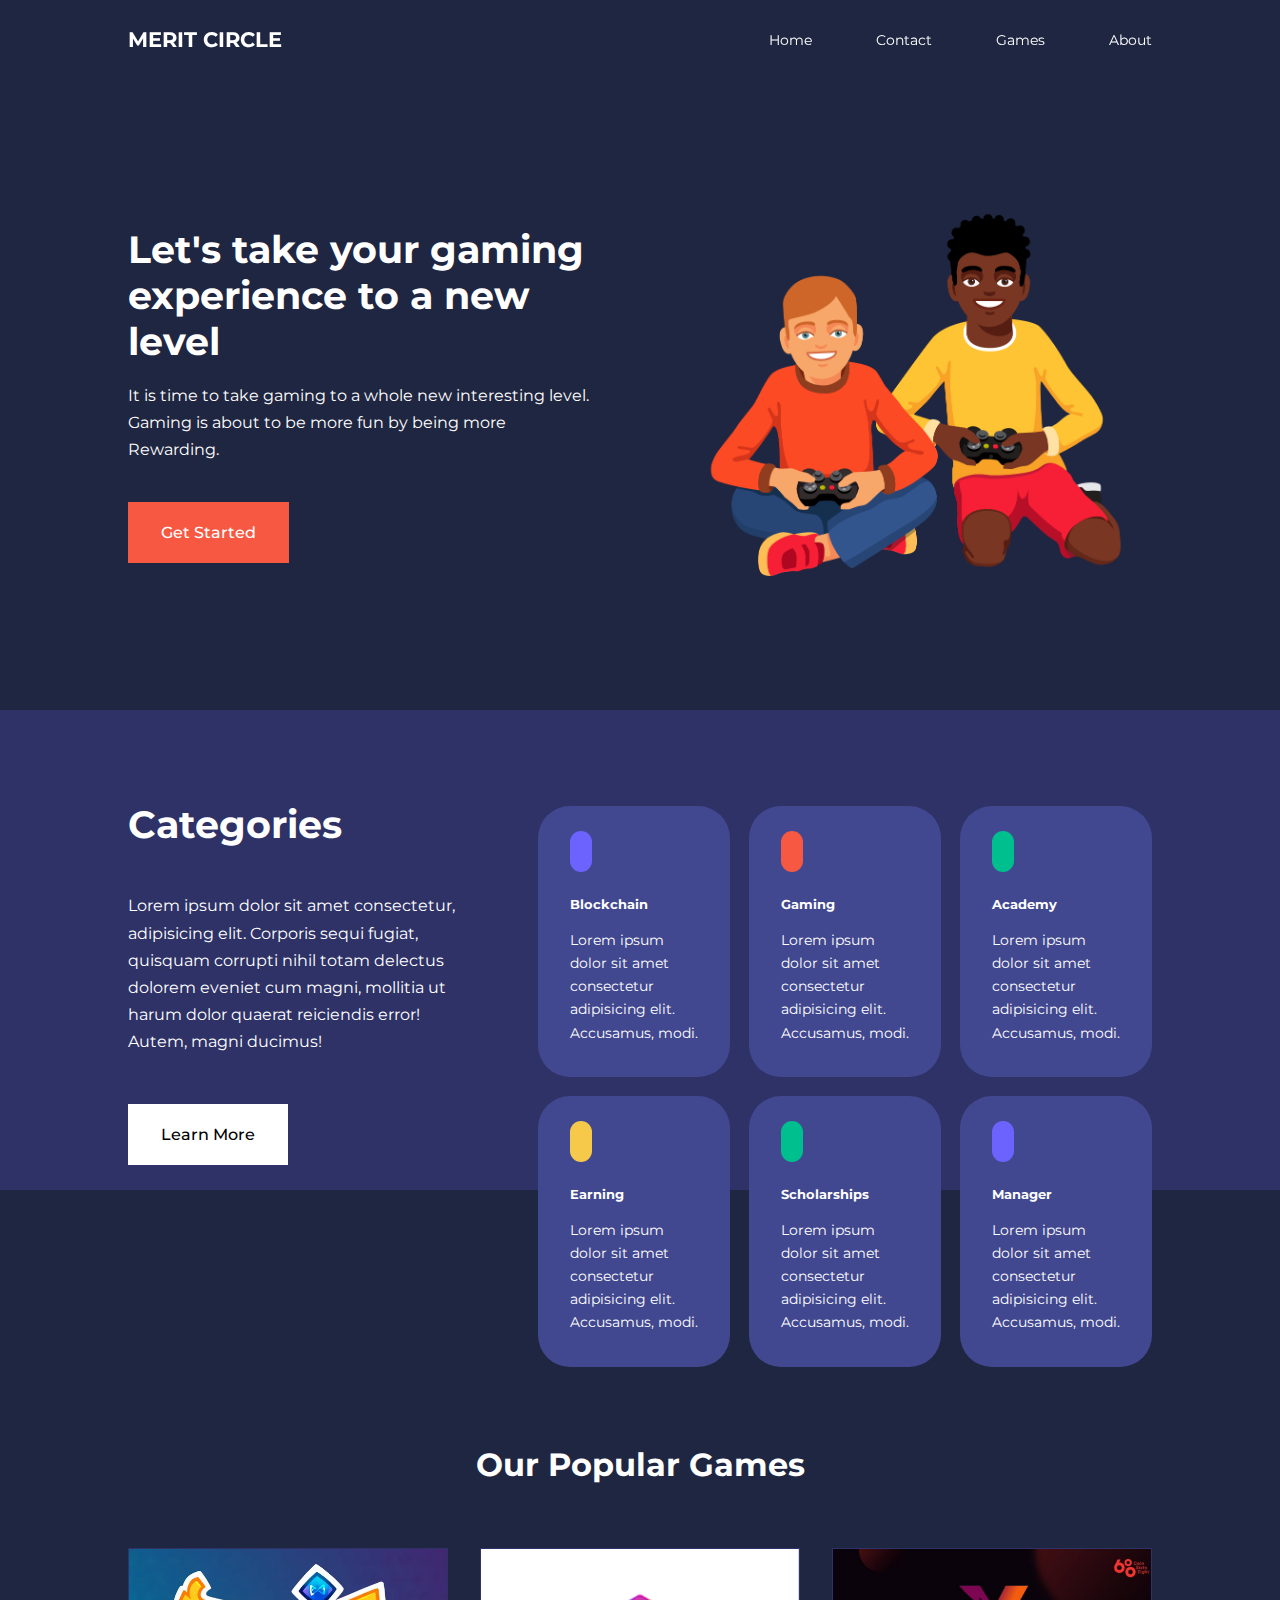
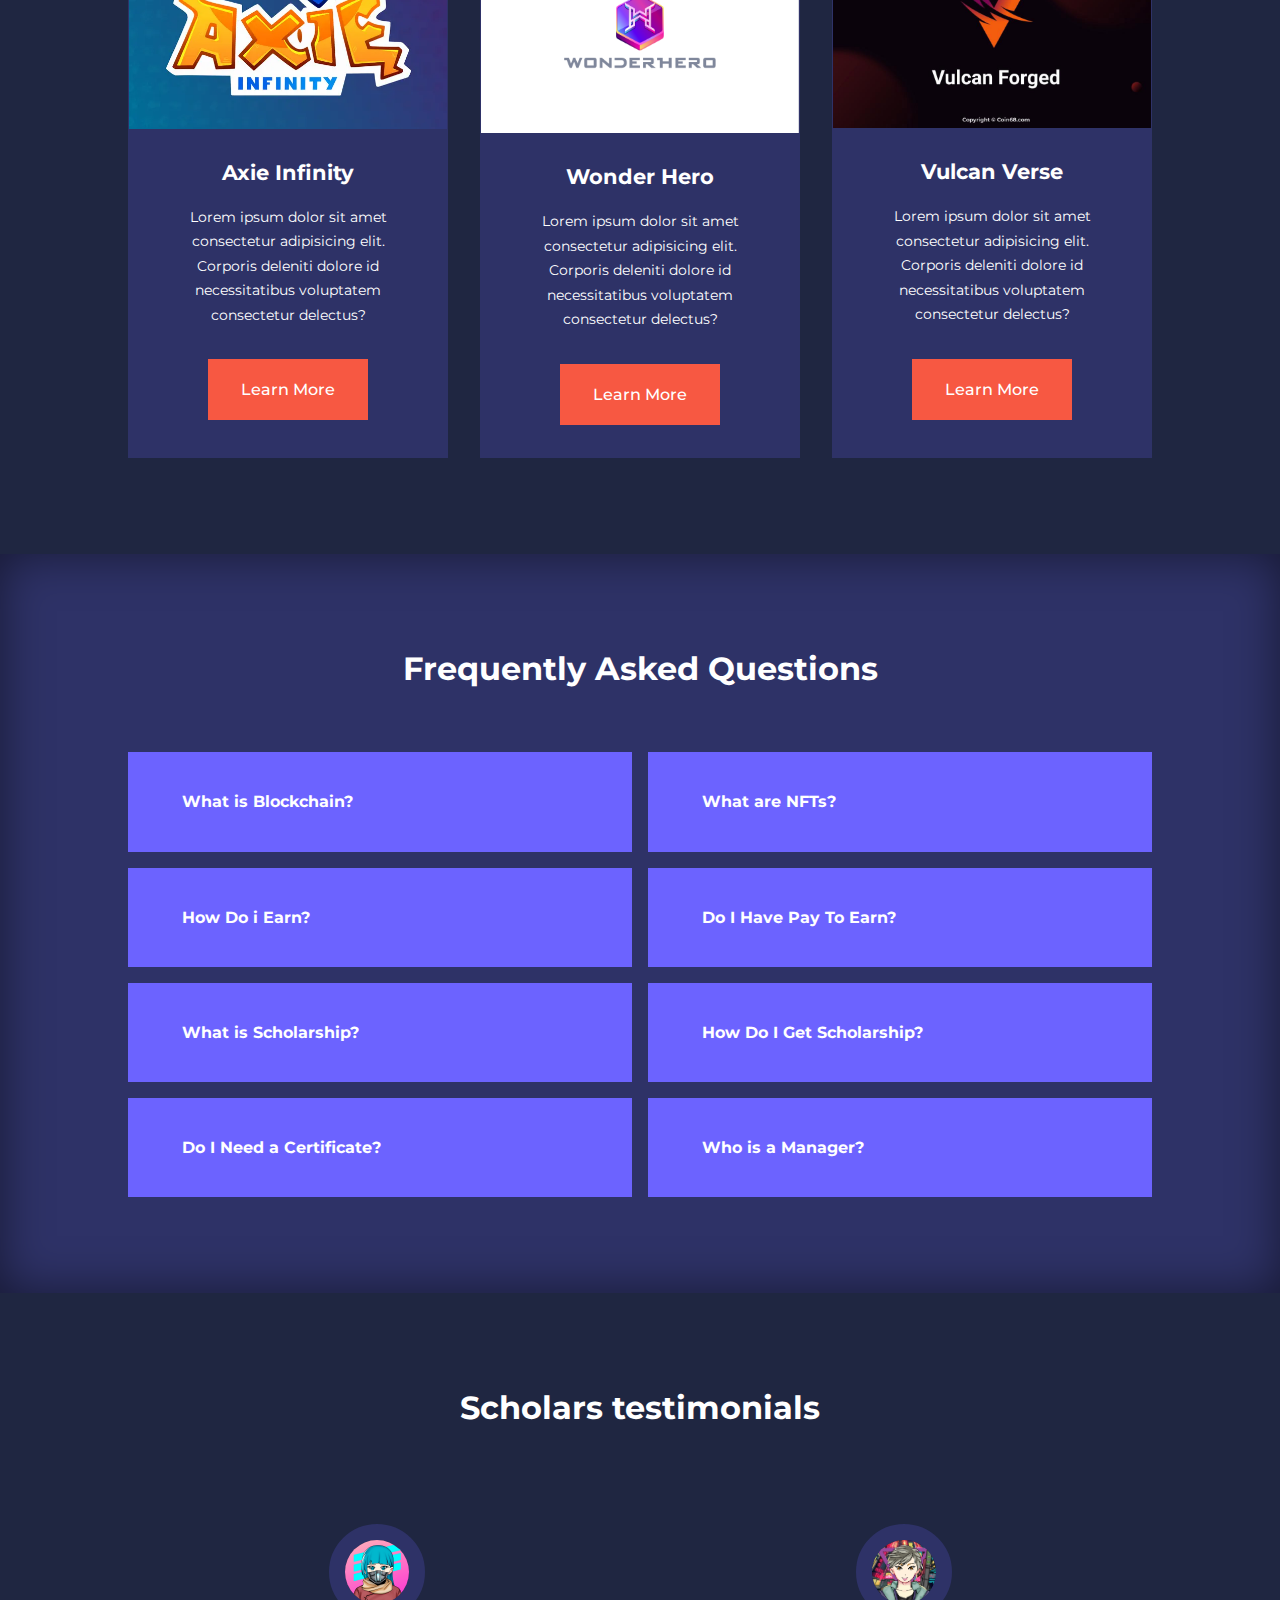
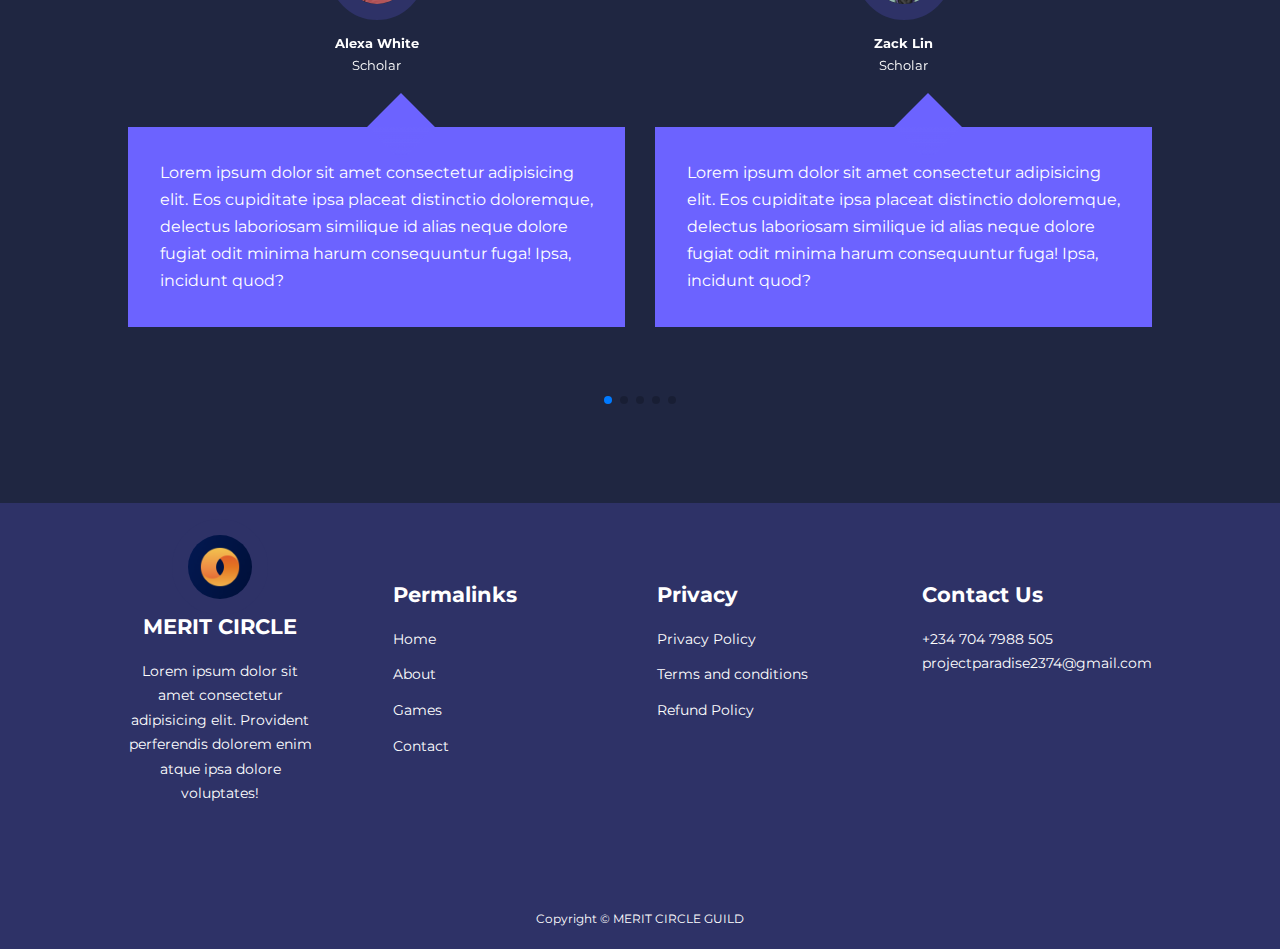
<file: index.html>
<!DOCTYPE html>
<html lang="en">
<head>
    <meta charset="UTF-8">
    <meta http-equiv="X-UA-Compatible" content="IE=edge">
    <meta name="viewport" content="width=device-width, initial-scale=1">
    <title>super guuid responsive site</title>

    <!-- ICONSCOUT CDN -->
    <link rel="stylesheet" href="https://unicons.iconscout.com/release/v4.0.0/css/line.css">
    
    <!-- Google font Montserrat -->
    
    <link rel="preconnect" href="https://fonts.googleapis.com">
    <link rel="preconnect" href="https://fonts.gstatic.com" crossorigin>
    <link href="https://fonts.googleapis.com/css2?family=Montserrat:ital,wght@0,300;0,400;0,500;0,600;0,900;1,600;1,700&display=swap" rel="stylesheet">

    <!-- SWIPPERJS -->

    <link rel="stylesheet" href="https://cdn.jsdelivr.net/npm/swiper@8/swiper-bundle.min.css"/>



    <link rel="stylesheet" href="./css/style.css">
</head>
<body>
    <nav>
        <div class="container nav__container">
            <a href="index.html"><h4>MERIT CIRCLE</h4></a>
            <ul class="nav__menu">
                <li><a href="index.html">Home</a></li>
                <li><a href="contact.html">Contact</a></li>
                <li><a href="games.html">Games</a></li>
                <li><a href="about.html">About</a></li> 
            </ul>
            <button id="open-menu-btn"><i class="uil uil-list-ul"></i></button>
            <button id="close-menu-btn"><i class="uil uil-multiply"></i></i></button>
        </div>
    </nav>
    <!-- END OF NAVBAR  -->

    <header>
        <div class="container header__container">
            <div class="header__left">
                <h1>Let's take your gaming experience to a new level</h1>
                <p>
                    It is time to take gaming to a whole new interesting level.
                    Gaming is about to be more fun by being more Rewarding.
                </p>
                <a href="games.html" class="btn btn-primary">Get Started</a>
            </div>
            <div class="header__right-image">
                <img src="./Images/game.png">
            </div>
        </div>
    </header>
    <!-- END OF HEADER  -->

    <section class="categories">
        <div class="container categories__container">
            <div class="categories__left">
                <h1>Categories</h1>
                <p>
                    Lorem ipsum dolor sit amet consectetur, adipisicing elit. Corporis sequi fugiat, quisquam corrupti nihil totam delectus dolorem eveniet cum magni, mollitia ut harum dolor quaerat reiciendis error! Autem, magni ducimus!
                </p>
                <a href="#" class="btn">Learn More</a>
            </div>

            <div class="categories__right">
                <article class="category">
                    <span class="category__icon"><i class="uil uil-bitcoin-circle"></i></span>
                    <h5>Blockchain</h5>
                    <p>Lorem ipsum dolor sit amet consectetur adipisicing elit. Accusamus, modi.</p>
                </article>

                <article class="category">
                    <span class="category__icon"><i class="uil uil-volleyball"></i></span>
                    <h5>Gaming</h5>
                    <p>Lorem ipsum dolor sit amet consectetur adipisicing elit. Accusamus, modi.</p>
                </article>

                <article class="category">
                    <span class="category__icon"><i class="uil uil-music"></i></span>
                    <h5>Academy</h5>
                    <p>Lorem ipsum dolor sit amet consectetur adipisicing elit. Accusamus, modi.</p>
                </article>

                <article class="category">
                    <span class="category__icon"><i class="uil uil-usd-circle"></i></span>
                    <h5>Earning</h5>
                    <p>Lorem ipsum dolor sit amet consectetur adipisicing elit. Accusamus, modi.</p>
                </article>

                <article class="category">
                    <span class="category__icon"><i class="uil uil-puzzle-piece"></i></span>
                    <h5>Scholarships</h5>
                    <p>Lorem ipsum dolor sit amet consectetur adipisicing elit. Accusamus, modi.</p>
                </article>

                <article class="category">
                    <span class="category__icon"><i class="uil uil-headphones"></i></span>
                    <h5>Manager</h5>
                    <p>Lorem ipsum dolor sit amet consectetur adipisicing elit. Accusamus, modi.</p>
                </article>
            </div>
        </div>
    </section>
    <!-- END OF CATEGORIES  -->

    <section class="games">
        <h2>Our Popular Games</h2>
        <div class="container games__container">
            <article class="game">
                <div class="games__img">
                    <img src="./Images/game1.webp">
                </div>
               <div class="games__info">
                <h4>Axie Infinity</h4>
                <p>Lorem ipsum dolor sit amet consectetur adipisicing elit. Corporis deleniti dolore id necessitatibus voluptatem consectetur delectus?</p>
                <a href="games.html" class="btn btn-primary">Learn More</a>
               </div>
            </article>

            <article class="game">
                <div class="games__img">
                    <img src="./Images/game2.png">
                </div>
               <div class="games__info">
                <h4>Wonder Hero</h4>
                <p>Lorem ipsum dolor sit amet consectetur adipisicing elit. Corporis deleniti dolore id necessitatibus voluptatem consectetur delectus?</p>
                <a href="games.html" class="btn btn-primary">Learn More</a>
               </div>
            </article>

            <article class="game">
                <div class="games__img">
                    <img src="./Images/game3.jpg">
                </div>
                <div class="games__info">
                <h4>Vulcan Verse</h4>
                <p>Lorem ipsum dolor sit amet consectetur adipisicing elit. Corporis deleniti dolore id necessitatibus voluptatem consectetur delectus?</p>
                <a href="games.html" class="btn btn-primary">Learn More</a>
                </div>
            </article>
        </div>
    </section>

    <!-- END OF GAMES  -->


    <section class="faqs">
        <h2>Frequently Asked Questions</h2>
        <div class="container faqs__container">
            <article class="faq">
                <div class="faq__icon"><i class="uil uil-plus"></i></div>
                <div class="quuestion__answer">
                    <h4>What is Blockchain?</h4>
                    <p>Lorem ipsum dolor sit amet consectetur adipisicing elit. Modi amet maiores, laborum unde deserunt repellendus optio voluptatibus veritatis obcaecati ipsam?</p>
                </div>
            </article>

            <article class="faq">
                <div class="faq__icon"><i class="uil uil-plus"></i></div>
                <div class="quuestion__answer">
                    <h4>What are NFTs?</h4>
                    <p>Lorem ipsum dolor sit amet consectetur adipisicing elit. Modi amet maiores, laborum unde deserunt repellendus optio voluptatibus veritatis obcaecati ipsam?</p>
                </div>
            </article>

            <article class="faq">
                <div class="faq__icon"><i class="uil uil-plus"></i></div>
                <div class="quuestion__answer">
                    <h4>How Do i Earn?</h4>
                    <p>Lorem ipsum dolor sit amet consectetur adipisicing elit. Modi amet maiores, laborum unde deserunt repellendus optio voluptatibus veritatis obcaecati ipsam?</p>
                </div>
            </article>

            <article class="faq">
                <div class="faq__icon"><i class="uil uil-plus"></i></div>
                <div class="quuestion__answer">
                    <h4>Do I Have Pay To Earn?</h4>
                    <p>Lorem ipsum dolor sit amet consectetur adipisicing elit. Modi amet maiores, laborum unde deserunt repellendus optio voluptatibus veritatis obcaecati ipsam?</p>
                </div>
            </article>

            <article class="faq">
                <div class="faq__icon"><i class="uil uil-plus"></i></div>
                <div class="quuestion__answer">
                    <h4>What is Scholarship?</h4>
                    <p>Lorem ipsum dolor sit amet consectetur adipisicing elit. Modi amet maiores, laborum unde deserunt repellendus optio voluptatibus veritatis obcaecati ipsam?</p>
                </div>
            </article>

            <article class="faq">
                <div class="faq__icon"><i class="uil uil-plus"></i></div>
                <div class="quuestion__answer">
                    <h4>How Do I Get Scholarship?</h4>
                    <p>Lorem ipsum dolor sit amet consectetur adipisicing elit. Modi amet maiores, laborum unde deserunt repellendus optio voluptatibus veritatis obcaecati ipsam?</p>
                </div>
            </article>

            <article class="faq">
                <div class="faq__icon"><i class="uil uil-plus"></i></div>
                <div class="quuestion__answer">
                    <h4>Do I Need a Certificate?</h4>
                    <p>Lorem ipsum dolor sit amet consectetur adipisicing elit. Modi amet maiores, laborum unde deserunt repellendus optio voluptatibus veritatis obcaecati ipsam?</p>
                </div>
            </article>

            <article class="faq">
                <div class="faq__icon"><i class="uil uil-plus"></i></div>
                <div class="quuestion__answer">
                    <h4>Who is a Manager?</h4>
                    <p>Lorem ipsum dolor sit amet consectetur adipisicing elit. Modi amet maiores, laborum unde deserunt repellendus optio voluptatibus veritatis obcaecati ipsam?</p>
                </div>
            </article>
        </div>
    </section>


    <section class="container testimonial__container mySwiper">
        <h2>Scholars testimonials</h2>
        <div class="swiper-wrapper">
            <article class="testimonial swiper-slide">
                <div class="avatar">
                    <img src="./Images/test (1).png">
                </div>
                <div class="testimonial__info">
                    <h5>Alexa White</h5>
                    <small>Scholar</small>
                </div>
                <div class="testimonial__body">
                    <p>Lorem ipsum dolor sit amet consectetur adipisicing elit. Eos cupiditate ipsa placeat distinctio doloremque, delectus laboriosam similique id alias neque dolore fugiat odit minima harum consequuntur fuga! Ipsa, incidunt quod?</p>
                </div>
            </article>

            <article class="testimonial swiper-slide">
                <div class="avatar">
                    <img src="./Images/test (2).png">
                </div>
                <div class="testimonial__info">
                    <h5>Zack Lin</h5>
                    <small>Scholar</small>
                </div>
                <div class="testimonial__body">
                    <p>Lorem ipsum dolor sit amet consectetur adipisicing elit. Eos cupiditate ipsa placeat distinctio doloremque, delectus laboriosam similique id alias neque dolore fugiat odit minima harum consequuntur fuga! Ipsa, incidunt quod?</p>
                </div>
            </article>

            <article class="testimonial swiper-slide">
                <div class="avatar">
                    <img src="./Images/test (3).png">
                </div>
                <div class="testimonial__info">
                    <h5>Tia Black</h5>
                    <small>Scholar</small>
                </div>
                <div class="testimonial__body">
                    <p>Lorem ipsum dolor sit amet consectetur adipisicing elit. Eos cupiditate ipsa placeat distinctio doloremque, delectus laboriosam similique id alias neque dolore fugiat odit minima harum consequuntur fuga! Ipsa, incidunt quod?</p>
                </div>
            </article>

            <article class="testimonial swiper-slide">
                <div class="avatar">
                    <img src="./Images/test (4).png">
                </div>
                <div class="testimonial__info">
                    <h5>Alexa White</h5>
                    <small>Scholar</small>
                </div>
                <div class="testimonial__body">
                    <p>Lorem ipsum dolor sit amet consectetur adipisicing elit. Eos cupiditate ipsa placeat distinctio doloremque, delectus laboriosam similique id alias neque dolore fugiat odit minima harum consequuntur fuga! Ipsa, incidunt quod?</p>
                </div>
            </article>

            <article class="testimonial swiper-slide">
                <div class="avatar">
                    <img src="./Images/test (5).png">
                </div>
                <div class="testimonial__info">
                    <h5>Alexa White</h5>
                    <small>Scholar</small>
                </div>
                <div class="testimonial__body">
                    <p>Lorem ipsum dolor sit amet consectetur adipisicing elit. Eos cupiditate ipsa placeat distinctio doloremque, delectus laboriosam similique id alias neque dolore fugiat odit minima harum consequuntur fuga! Ipsa, incidunt quod?</p>
                </div>
            </article>

            <article class="testimonial swiper-slide">
                <div class="avatar">
                    <img src="./Images/test (6).png">
                </div>
                <div class="testimonial__info">
                    <h5>Terry Thompson</h5>
                    <small>Manager</small>
                </div>
                <div class="testimonial__body">
                    <p>Lorem ipsum dolor sit amet consectetur adipisicing elit. Eos cupiditate ipsa placeat distinctio doloremque, delectus laboriosam similique id alias neque dolore fugiat odit minima harum consequuntur fuga! Ipsa, incidunt quod?</p>
                </div>
            </article>

        </div>
        <div class="swiper-pagination"></div>
    </section>

    <footer>
        <div class="container footer__container">
            <div class="footer__1">
                <a href="index.html" class="footer__logo"><img src="./Images/logo1.png"></a>
                <h4>MERIT CIRCLE</h4>
                <p>Lorem ipsum dolor sit amet consectetur adipisicing elit. Provident perferendis dolorem enim atque ipsa dolore voluptates!</p>
            </div>

            <div class="footer__2">
                <h4>Permalinks</h4>
                <ul class="permalinks">
                    <li><a href="index.html">Home</a></li>
                    <li><a href="about.html">About</a></li>
                    <li><a href="games.html">Games</a></li>
                    <li><a href="contact.html">Contact</a></li>
                </ul>
            </div>
            
            <div class="footer__3">
                <h4>Privacy</h4>
                <ul class="privacy">
                    <li><a href="#">Privacy Policy</a></li>
                    <li><a href="#">Terms and conditions</a></li>
                    <li><a href="#">Refund Policy</a></li>
                </ul>
            </div>

            <div class="footer__4">
                <h4>Contact Us</h4>
                <div>
                    <p>+234 704 7988 505</p>
                    <p>projectparadise2374@gmail.com</p>
                </div>

                <ul class="footer__socials">
                    <li><a href="https://www.facebook.com/adeboye.rejoice"><i class="uil uil-facebook-f"></i></a></li>
                    <li><a href="https://www.instagram.com/nft_monschant/"><i class="uil uil-instagram-alt"></i></a></li>
                    <li><a href="https://twitter.com/RejoiceAdeboye"><i class="uil uil-twitter"></i></a></li>
                    <li><a href="www.linkedin.com/in/rejoice-adeboye-272902189"><i class="uil uil-linkedin-alt"></i></a></li>
                </ul>
            </div>

        </div>
        <div class="footer__copyright">
            <small>Copyright &copy; MERIT CIRCLE GUILD</small>
        </div>
    </footer>



    <script src="./js/main.js"></script>

    <script src="https://cdn.jsdelivr.net/npm/swiper@8/swiper-bundle.min.js"></script>    


    <script>
        var swiper = new Swiper(".mySwiper", {
        slidesPerView: "1",
        spaceBetween: 30,
        pagination: {
          el: ".swiper-pagination",
          clickable: true,
        },
        // when window width is >= 600px
        breakpoints: {
            600: {
                slidesPerView: 2
            }
        }
      });
    </script>
    
    
     


</body>
</html>
</file>
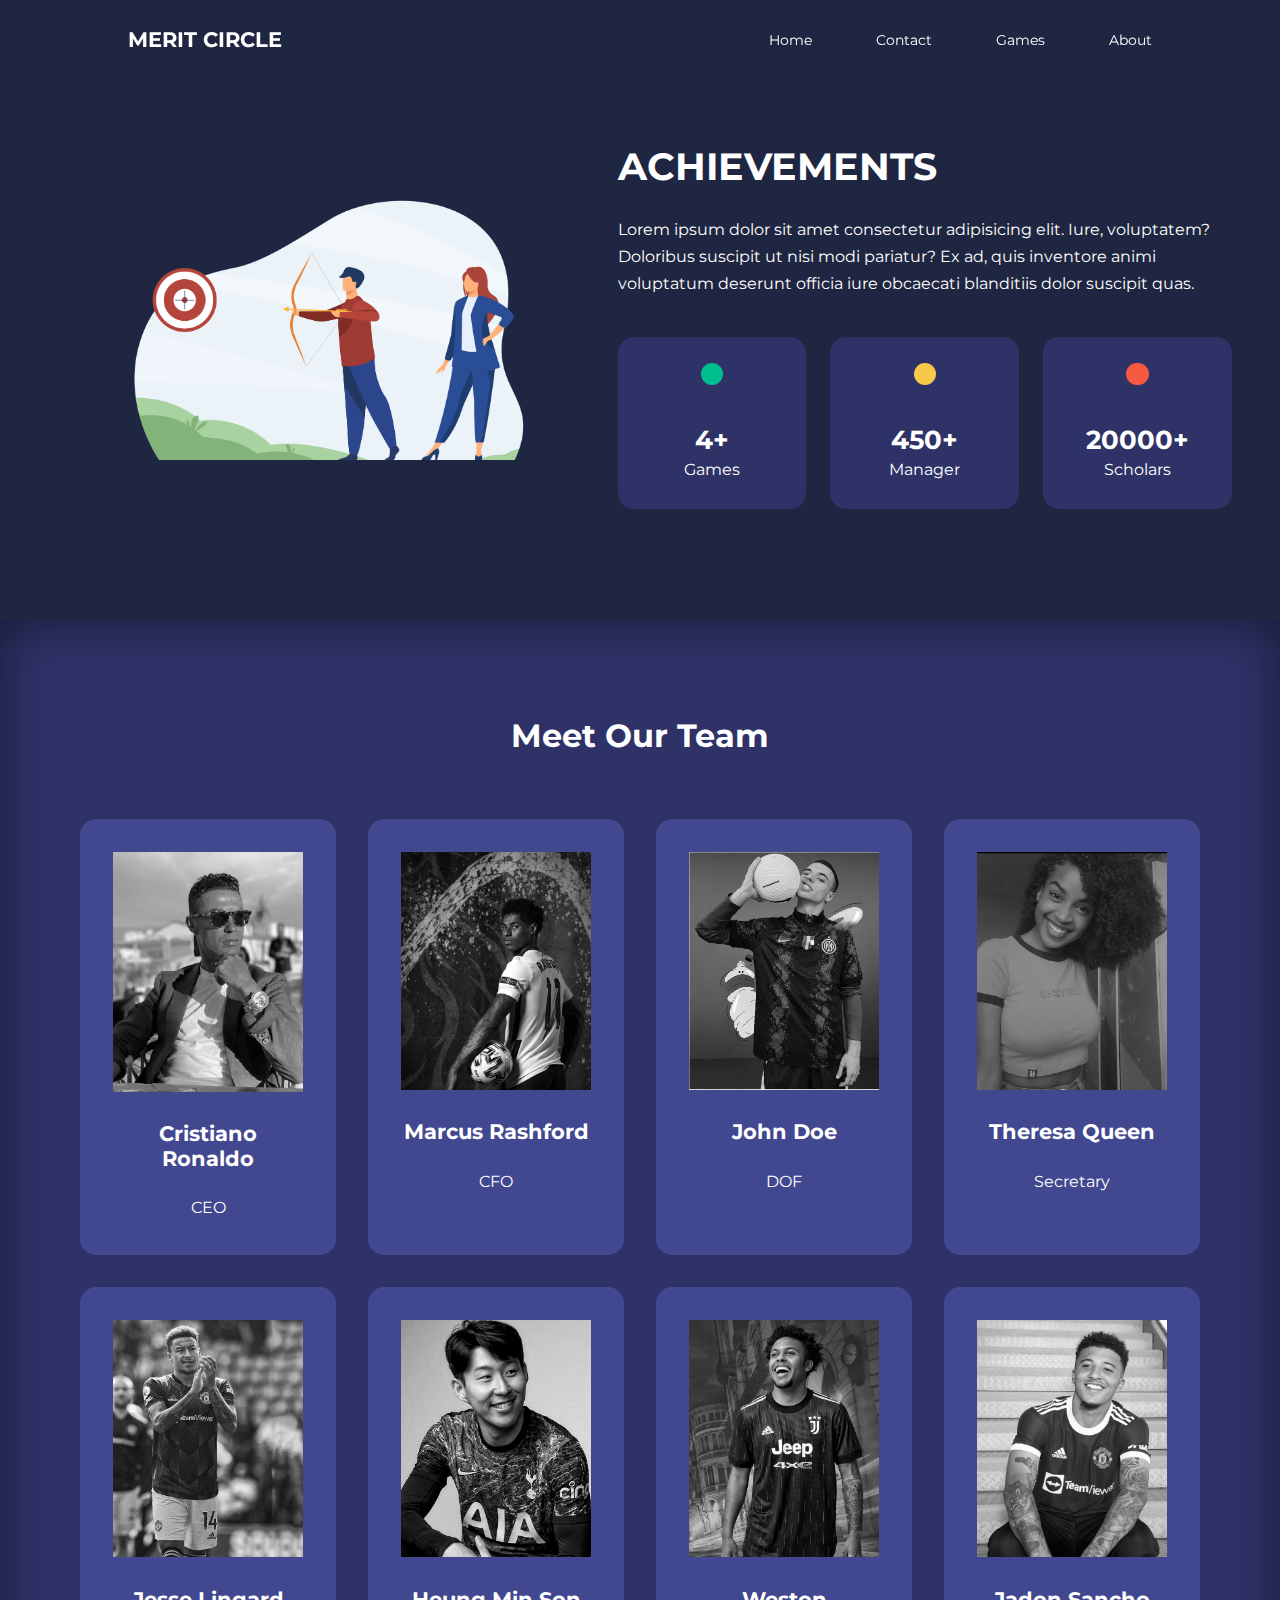
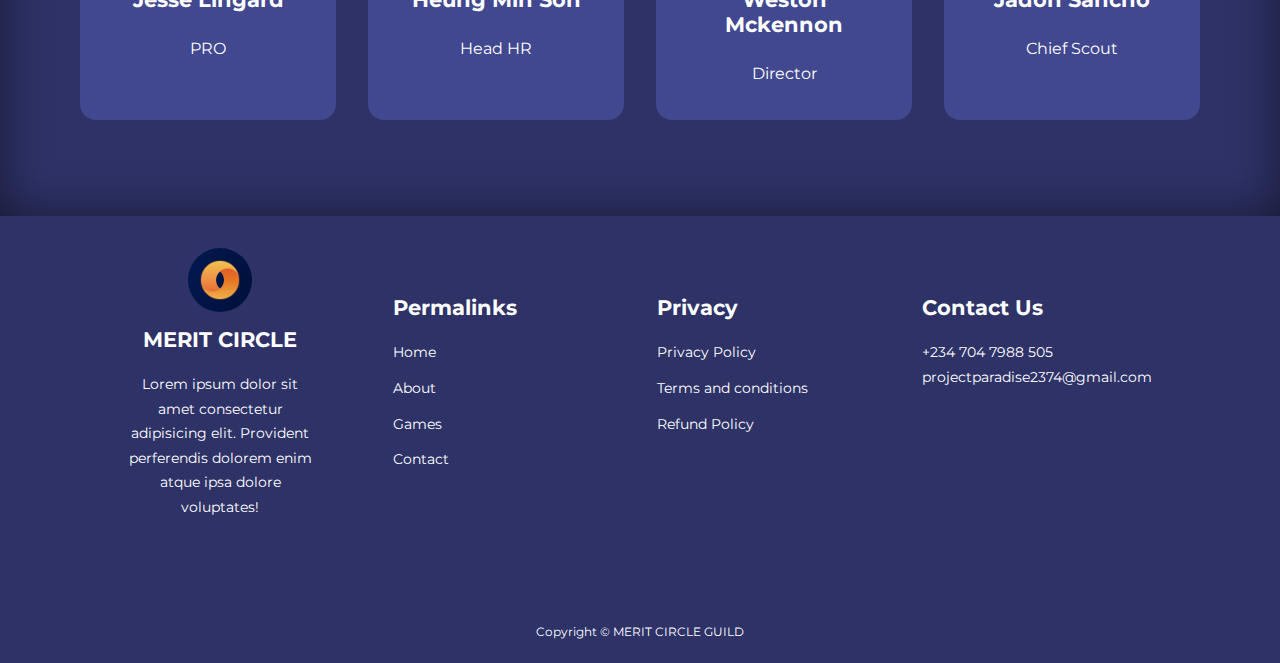
<file: about.html>
<!DOCTYPE html>
<html lang="en">
<head>
    <meta charset="UTF-8">
    <meta http-equiv="X-UA-Compatible" content="IE=edge">
    <meta name="viewport" content="width=device-width, initial-scale=1">
    <title>super guuid responsive site</title>

    <!-- ICONSCOUT CDN -->
    <link rel="stylesheet" href="https://unicons.iconscout.com/release/v4.0.0/css/line.css">
    
    <!-- Google font Montserrat -->
    
    <link rel="preconnect" href="https://fonts.googleapis.com">
    <link rel="preconnect" href="https://fonts.gstatic.com" crossorigin>
    <link href="https://fonts.googleapis.com/css2?family=Montserrat:ital,wght@0,300;0,400;0,500;0,600;0,900;1,600;1,700&display=swap" rel="stylesheet">



    <link rel="stylesheet" href="./css/style.css">
    <link rel="stylesheet" href="./css/about.css">
</head>

<body>
    <nav>
        <div class="container nav__container">
            <a href="index.html"><h4>MERIT CIRCLE</h4></a>
            <ul class="nav__menu">
                <li><a href="index.html">Home</a></li>
                <li><a href="contact.html">Contact</a></li>
                <li><a href="games.html">Games</a></li>
                <li><a href="about.html">About</a></li> 
            </ul>
            <button id="open-menu-btn"><i class="uil uil-list-ul"></i></button>
            <button id="close-menu-btn"><i class="uil uil-multiply"></i></i></button>
        </div>
    </nav>
    <!-- END OF NAVBAR  -->

    

    <section class="about__ach">
        <div class="container about__ach-container">
            <div class="about__ach-left">
                <img src="./Images/target.png
                " alt="achievements">
            </div>

            <div class="about__ach-right">
                <h1>ACHIEVEMENTS</h1>
                <P>Lorem ipsum dolor sit amet consectetur adipisicing elit. Iure, voluptatem? Doloribus suscipit ut nisi modi pariatur? Ex ad, quis inventore animi voluptatum deserunt officia iure obcaecati blanditiis dolor suscipit quas.</P>
                <div class="ach__cards">
                    <article class="ach__card">
                        <span class="ach__icon">
                            <i class="uil uil-video"></i>
                        </span>
                        <h3>4+</h3>
                        <p>Games</p>
                    </article>

                    <article class="ach__card">
                        <span class="ach__icon">
                            <i class="uil uil-users-alt"></i>
                        </span>
                        <h3>450+</h3>
                        <p>Manager</p>
                    </article>

                    <article class="ach__card">
                        <span class="ach__icon">
                            <i class="uil uil-trophy"></i>
                        </span>
                        <h3>20000+</h3>
                        <p>Scholars</p>
                    </article>

                </div>
            </div>
        </div>
    </section>






    <section class="team__members">
        <h2>Meet Our Team</h2>
            
        <div class="teams">
            <article class="team">
                <div class="team__img">
                    <img src="./Images/team (1).jpg">
                </div>
                <div class="team__info">
                    <h4>Cristiano Ronaldo</h3>
                    <p>CEO</p>
                </div>
                <div class="team__socials">
                    <a href="https://instagram.com" target="_blank"><i class="uil uil-instagram-alt"></i></>
                    <a href="https://twitter.com" target="_blank"><i class="uil uil-twitter"></i></a>
                    <a href="https://linkedin.com" target="_blank"><i class="uil uil-linkedin-alt"></i></a>
                </div>
            </article>

            <article class="team">
                <div class="team__img">
                    <img src="./Images/team (2).jpg">
                </div>
                <div class="team__info">
                    <h4>Marcus Rashford</h4>
                    <p>CFO</p>
                </div>
                <div class="team__socials">
                    <a href="https://instagram.com" target="_blank"><i class="uil uil-instagram-alt"></i></>
                    <a href="https://twitter.com" target="_blank"><i class="uil uil-twitter"></i></a>
                    <a href="https://linkedin.com" target="_blank"><i class="uil uil-linkedin-alt"></i></a>
                </div>
            </article>

            <article class="team">
                <div class="team__img">
                    <img src="./Images/team (3).jpg">
                </div>
                <div class="team__info">
                    <h4>John Doe</h4>
                    <p>DOF</p>
                </div>
                <div class="team__socials">
                    <a href="https://instagram.com" target="_blank"><i class="uil uil-instagram-alt"></i></a>
                    <a href="https://twitter.com" target="_blank"><i class="uil uil-twitter"></i></a>
                    <a href="https://linkedin.com" target="_blank"><i class="uil uil-linkedin-alt"></i></a>
                </div>
            </article>

            <article class="team">
                <div class="team__img">
                    <img src="./Images/team (4).jpg">
                </div>
                <div class="team__info">
                    <h4>Theresa Queen</h4>
                    <p>Secretary</p>
                </div>
                <div class="team__socials">
                    <a href="https://instagram.com" target="_blank"><i class="uil uil-instagram-alt"></i></>
                    <a href="https://twitter.com" target="_blank"><i class="uil uil-twitter"></i></a>
                    <a href="https://linkedin.com" target="_blank"><i class="uil uil-linkedin-alt"></i></a>
                </div>
            </article>

            <article class="team">
                <div class="team__img">
                    <img src="./Images/team (5).jpg">
                </div>
                <div class="team__info">
                    <h4>Jesse Lingard</h4>
                    <p>PRO</p>
                </div>
                <div class="team__socials">
                    <a href="https://instagram.com" target="_blank"><i class="uil uil-instagram-alt"></i></>
                    <a href="https://twitter.com" target="_blank"><i class="uil uil-twitter"></i></a>
                    <a href="https://linkedin.com" target="_blank"><i class="uil uil-linkedin-alt"></i></a>
                </div>
            </article>

            <article class="team">
                <div class="team__img">
                    <img src="./Images/team (6).jpg">
                </div>
                <div class="team__info">
                    <h4>Heung Min Son</h4>
                    <p>Head HR</p>
                </div>
                <div class="team__socials">
                    <a href="https://instagram.com" target="_blank"><i class="uil uil-instagram-alt"></i></>
                    <a href="https://twitter.com" target="_blank"><i class="uil uil-twitter"></i></a>
                    <a href="https://linkedin.com" target="_blank"><i class="uil uil-linkedin-alt"></i></a>
                </div>
            </article>

            <article class="team">
                <div class="team__img">
                    <img src="./Images/team (7).jpg">
                </div>
                <div class="team__info">
                    <h4>Weston Mckennon</h4>
                    <p>Director</p>
                </div>
                <div class="team__socials">
                    <a href="https://instagram.com" target="_blank"><i class="uil uil-instagram-alt"></i></>
                    <a href="https://twitter.com" target="_blank"><i class="uil uil-twitter"></i></a>
                    <a href="https://linkedin.com" target="_blank"><i class="uil uil-linkedin-alt"></i></a>
                </div>
            </article>

            <article class="team">
                <div class="team__img">
                    <img src="./Images/team (8).jpg">
                </div>
                <div class="team__info">
                    <h4>Jadon Sancho</h4>
                    <p>Chief Scout</p>
                </div>
                <div class="team__socials">
                    <a href="https://instagram.com" target="_blank"><i class="uil uil-instagram-alt"></i></>
                    <a href="https://twitter.com" target="_blank"><i class="uil uil-twitter"></i></a>
                    <a href="https://linkedin.com" target="_blank"><i class="uil uil-linkedin-alt"></i></a>
                </div>
            </article>
        </div>
    </section>






    <footer>
        <div class="container footer__container">
            <div class="footer__1">
                <a href="index.html" class="footer__logo"><img src="./Images/logo1.png"></a>
                <h4>MERIT CIRCLE</h4>
                <p>Lorem ipsum dolor sit amet consectetur adipisicing elit. Provident perferendis dolorem enim atque ipsa dolore voluptates!</p>
            </div>

            <div class="footer__2">
                <h4>Permalinks</h4>
                <ul class="permalinks">
                    <li><a href="index.html">Home</a></li>
                    <li><a href="about.html">About</a></li>
                    <li><a href="games.html">Games</a></li>
                    <li><a href="contact.html">Contact</a></li>
                </ul>
            </div>
            
            <div class="footer__3">
                <h4>Privacy</h4>
                <ul class="privacy">
                    <li><a href="#">Privacy Policy</a></li>
                    <li><a href="#">Terms and conditions</a></li>
                    <li><a href="#">Refund Policy</a></li>
                </ul>
            </div>

            <div class="footer__4">
                <h4>Contact Us</h4>
                <div>
                    <p>+234 704 7988 505</p>
                    <p>projectparadise2374@gmail.com</p>
                </div>

                <ul class="footer__socials">
                    <li><a href="https://www.facebook.com/adeboye.rejoice"><i class="uil uil-facebook-f"></i></a></li>
                    <li><a href="https://www.instagram.com/nft_monschant/"><i class="uil uil-instagram-alt"></i></a></li>
                    <li><a href="https://twitter.com/RejoiceAdeboye"><i class="uil uil-twitter"></i></a></li>
                    <li><a href="www.linkedin.com/in/rejoice-adeboye-272902189"><i class="uil uil-linkedin-alt"></i></a></li>
                </ul>
            </div>

        </div>
        <div class="footer__copyright">
            <small>Copyright &copy; MERIT CIRCLE GUILD</small>
        </div>
    </footer>



    <script src="./js/main.js"></script>
    
    
     


</body>
</html>
</file>
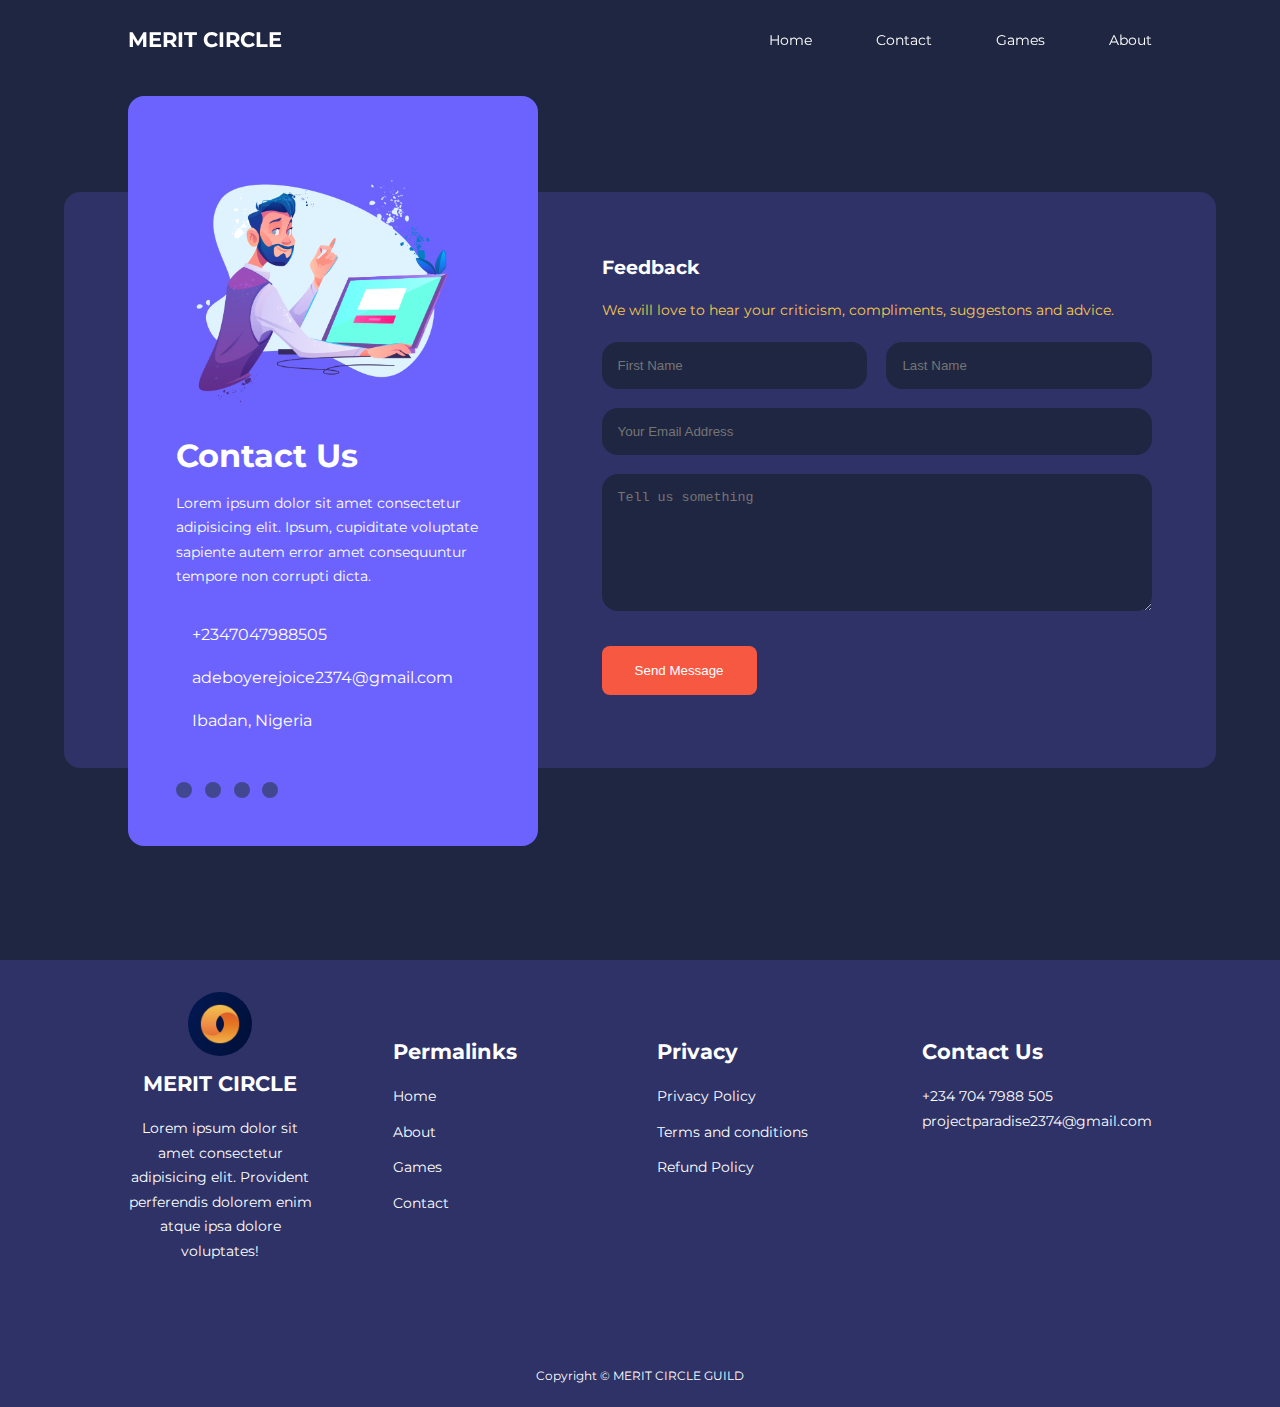
<file: contact.html>
<!DOCTYPE html>
<html lang="en">
<head>
    <meta charset="UTF-8">
    <meta http-equiv="X-UA-Compatible" content="IE=edge">
    <meta name="viewport" content="width=device-width, initial-scale=1">
    <title>super guuid responsive site</title>

    <!-- ICONSCOUT CDN -->
    <link rel="stylesheet" href="https://unicons.iconscout.com/release/v4.0.0/css/line.css">
    
    <!-- Google font Montserrat -->
    
    <link rel="preconnect" href="https://fonts.googleapis.com">
    <link rel="preconnect" href="https://fonts.gstatic.com" crossorigin>
    <link href="https://fonts.googleapis.com/css2?family=Montserrat:ital,wght@0,300;0,400;0,500;0,600;0,900;1,600;1,700&display=swap" rel="stylesheet">



    <link rel="stylesheet" href="./css/style.css">
    <link rel="stylesheet" href="./css/contact.css">
</head>
<body>
    <nav>
        <div class="container nav__container">
            <a href="index.html"><h4>MERIT CIRCLE</h4></a>
            <ul class="nav__menu">
                <li><a href="index.html">Home</a></li>
                <li><a href="contact.html">Contact</a></li>
                <li><a href="games.html">Games</a></li>
                <li><a href="about.html">About</a></li> 
            </ul>
            <button id="open-menu-btn"><i class="uil uil-list-ul"></i></button>
            <button id="close-menu-btn"><i class="uil uil-multiply"></i></i></button>
        </div>
    </nav>
    <!-- END OF NAVBAR  -->







    <section class="contacts">
        <aside>
            <div class="aside__img">
                <img src="./Images/contact us.png" alt="">
            </div>
            <h2>Contact Us</h2>
            <p>Lorem ipsum dolor sit amet consectetur adipisicing elit. Ipsum, cupiditate voluptate sapiente autem error amet consequuntur tempore non corrupti dicta.</p>
            <ul class="contact__details">
                <li><i class="uil uil-phone"></i>+2347047988505</li>
                <li><i class="uil uil-envelope"></i>adeboyerejoice2374@gmail.com</li>
                <li><i class="uil uil-location-point"></i>Ibadan, Nigeria</li>
            </ul>
            <div class="socials">
                <a href="https://www.facebook.com/adeboye.rejoice" target="_blank"><i class="uil uil-facebook-f"></i></a>
                <a href="https://instagram.com" target="_blank"><i class="uil uil-instagram-alt"></i>            
                <a href="https://twitter.com" target="_blank"><i class="uil uil-twitter"></i></a>
                <a href="https://linkedin.com" target="_blank"><i class="uil uil-linkedin-alt"></i></a>
            </div>
        </aside>




        <form action="https://formspree.io/f/mzbwzlab" method="post">
            <h3>Feedback</h3>
            <p>We will love to hear your criticism, compliments, suggestons and advice.</p>
            </hr>

            <div class="name">
                <input type="text" placeholder="First Name" name='first name' id='fn' required/>
                <input type="text" placeholder="Last Name" name='last name' id='ln' required/>
            </div>

            <input type="text" name="email" placeholder="Your Email Address" required>
            <textarea name="message" placeholder="Tell us something" rows="7" required></textarea>
            <button class='btn btn-primary' type='submit'>Send Message</button>
        </form>
    </section>








    <footer>
        <div class="container footer__container">
            <div class="footer__1">
                <a href="index.html" class="footer__logo"><img src="./Images/logo1.png"></a>
                <h4>MERIT CIRCLE</h4>
                <p>Lorem ipsum dolor sit amet consectetur adipisicing elit. Provident perferendis dolorem enim atque ipsa dolore voluptates!</p>
            </div>

            <div class="footer__2">
                <h4>Permalinks</h4>
                <ul class="permalinks">
                    <li><a href="index.html">Home</a></li>
                    <li><a href="about.html">About</a></li>
                    <li><a href="games.html">Games</a></li>
                    <li><a href="contact.html">Contact</a></li>
                </ul>
            </div>
            
            <div class="footer__3">
                <h4>Privacy</h4>
                <ul class="privacy">
                    <li><a href="#">Privacy Policy</a></li>
                    <li><a href="#">Terms and conditions</a></li>
                    <li><a href="#">Refund Policy</a></li>
                </ul>
            </div>

            <div class="footer__4">
                <h4>Contact Us</h4>
                <div>
                    <p>+234 704 7988 505</p>
                    <p>projectparadise2374@gmail.com</p>
                </div>

                <ul class="footer__socials">
                    <li><a href="https://www.facebook.com/adeboye.rejoice"><i class="uil uil-facebook-f"></i></a></li>
                    <li><a href="https://www.instagram.com/nft_monschant/"><i class="uil uil-instagram-alt"></i></a></li>
                    <li><a href="https://twitter.com/RejoiceAdeboye"><i class="uil uil-twitter"></i></a></li>
                    <li><a href="www.linkedin.com/in/rejoice-adeboye-272902189"><i class="uil uil-linkedin-alt"></i></a></li>
                </ul>
            </div>

        </div>
        <div class="footer__copyright">
            <small>Copyright &copy; MERIT CIRCLE GUILD</small>
        </div>
    </footer>



    <script src="./js/main.js"></script>

    
     


</body>
</html>
</file>
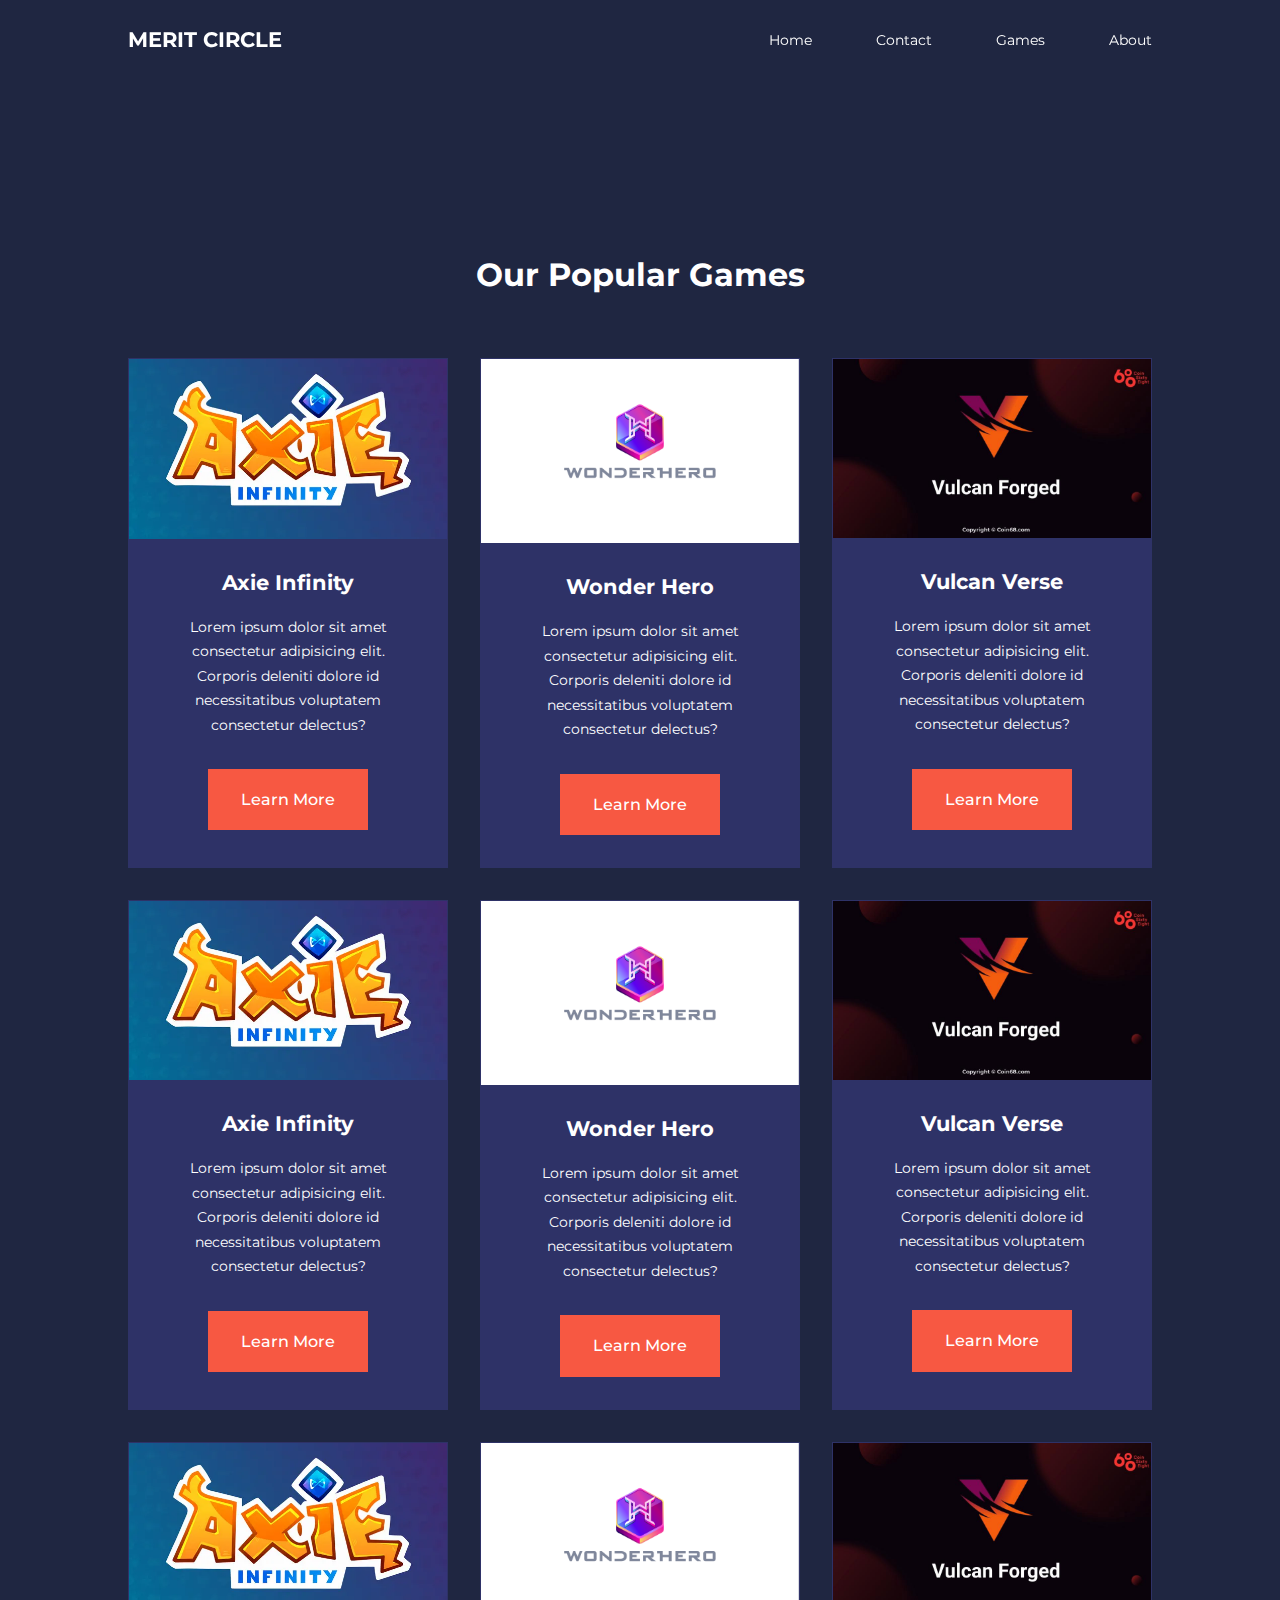
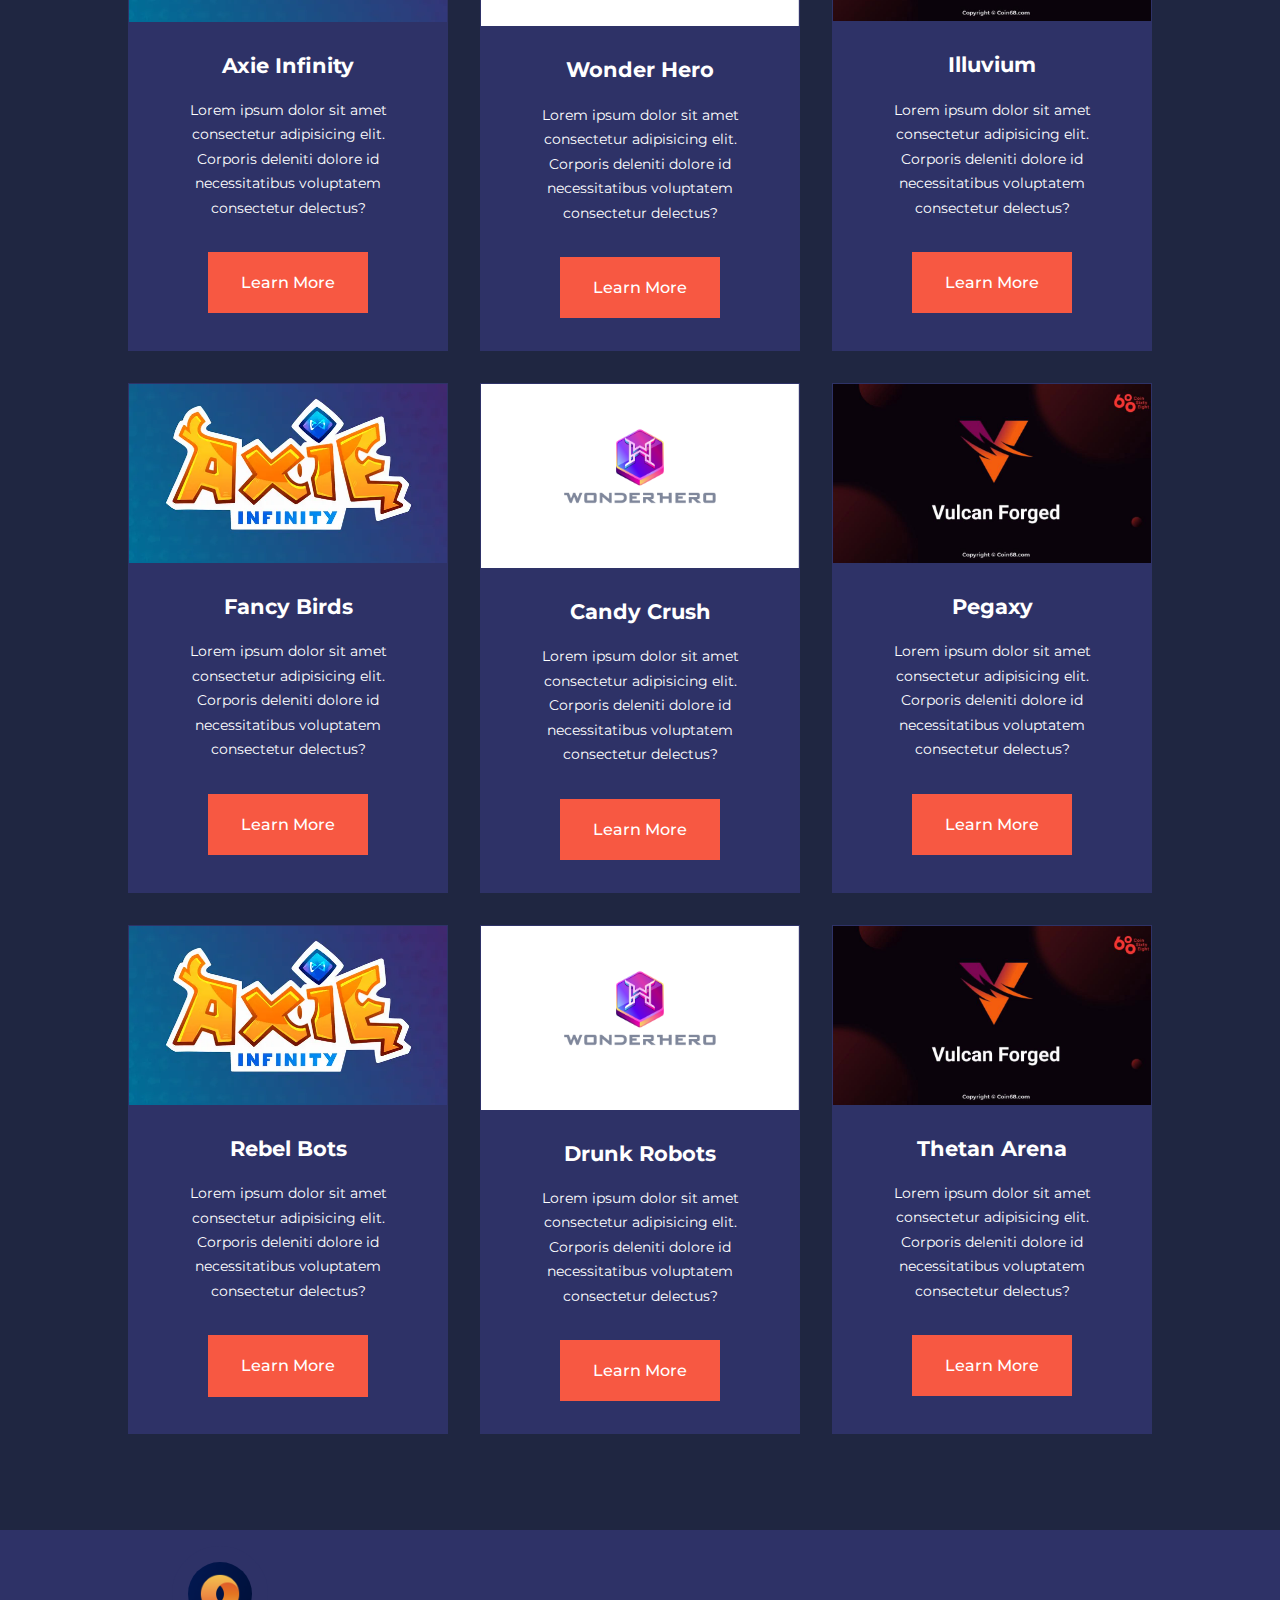
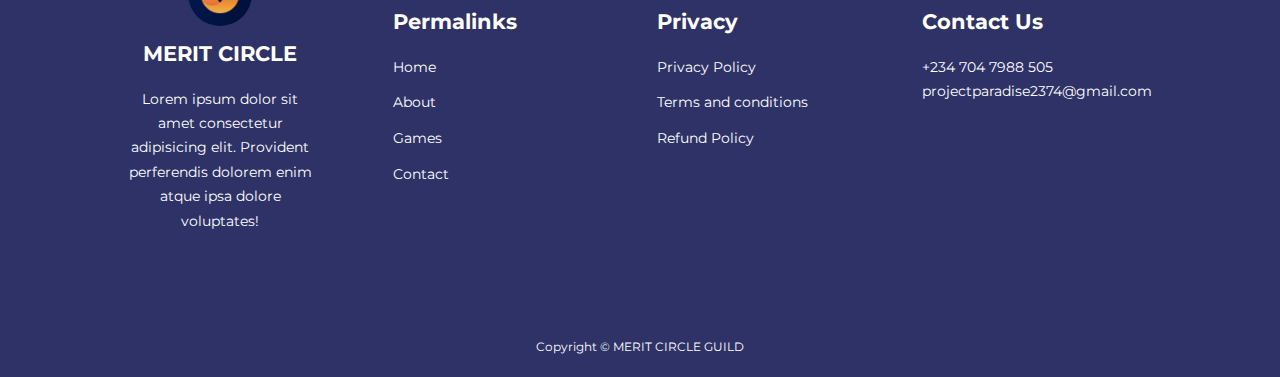
<file: games.html>
<!DOCTYPE html>
<html lang="en">
<head>
    <meta charset="UTF-8">
    <meta http-equiv="X-UA-Compatible" content="IE=edge">
    <meta name="viewport" content="width=device-width, initial-scale=1">
    <title>super guuid responsive site</title>

    <!-- ICONSCOUT CDN -->
    <link rel="stylesheet" href="https://unicons.iconscout.com/release/v4.0.0/css/line.css">
    
    <!-- Google font Montserrat -->
    
    <link rel="preconnect" href="https://fonts.googleapis.com">
    <link rel="preconnect" href="https://fonts.gstatic.com" crossorigin>
    <link href="https://fonts.googleapis.com/css2?family=Montserrat:ital,wght@0,300;0,400;0,500;0,600;0,900;1,600;1,700&display=swap" rel="stylesheet">

   

    <link rel="stylesheet" href="./css/style.css">
</head>
<body>
    <nav>
        <div class="container nav__container">
            <a href="index.html"><h4>MERIT CIRCLE</h4></a>
            <ul class="nav__menu">
                <li><a href="index.html">Home</a></li>
                <li><a href="contact.html">Contact</a></li>
                <li><a href="games.html">Games</a></li>
                <li><a href="about.html">About</a></li> 
            </ul>
            <button id="open-menu-btn"><i class="uil uil-list-ul"></i></button>
            <button id="close-menu-btn"><i class="uil uil-multiply"></i></i></button>
        </div>
    </nav>
    <!-- END OF NAVBAR  -->











    <section class="games">
        <h2>Our Popular Games</h2>
        <div class="container games__container">
            <article class="game">
                <div class="games__img">
                    <img src="./Images/game1.webp">
                </div>
               <div class="games__info">
                <h4>Axie Infinity</h4>
                <p>Lorem ipsum dolor sit amet consectetur adipisicing elit. Corporis deleniti dolore id necessitatibus voluptatem consectetur delectus?</p>
                <a href="games.html" class="btn btn-primary">Learn More</a>
               </div>
            </article>

            <article class="game">
                <div class="games__img">
                    <img src="./Images/game2.png">
                </div>
               <div class="games__info">
                <h4>Wonder Hero</h4>
                <p>Lorem ipsum dolor sit amet consectetur adipisicing elit. Corporis deleniti dolore id necessitatibus voluptatem consectetur delectus?</p>
                <a href="games.html" class="btn btn-primary">Learn More</a>
               </div>
            </article>

            <article class="game">
                <div class="games__img">
                    <img src="./Images/game3.jpg">
                </div>
                <div class="games__info">
                <h4>Vulcan Verse</h4>
                <p>Lorem ipsum dolor sit amet consectetur adipisicing elit. Corporis deleniti dolore id necessitatibus voluptatem consectetur delectus?</p>
                <a href="games.html" class="btn btn-primary">Learn More</a>
                </div>
            </article>

            <article class="game">
                <div class="games__img">
                    <img src="./Images/game1.webp">
                </div>
               <div class="games__info">
                <h4>Axie Infinity</h4>
                <p>Lorem ipsum dolor sit amet consectetur adipisicing elit. Corporis deleniti dolore id necessitatibus voluptatem consectetur delectus?</p>
                <a href="games.html" class="btn btn-primary">Learn More</a>
               </div>
            </article>

            <article class="game">
                <div class="games__img">
                    <img src="./Images/game2.png">
                </div>
               <div class="games__info">
                <h4>Wonder Hero</h4>
                <p>Lorem ipsum dolor sit amet consectetur adipisicing elit. Corporis deleniti dolore id necessitatibus voluptatem consectetur delectus?</p>
                <a href="games.html" class="btn btn-primary">Learn More</a>
               </div>
            </article>

            <article class="game">
                <div class="games__img">
                    <img src="./Images/game3.jpg">
                </div>
                <div class="games__info">
                <h4>Vulcan Verse</h4>
                <p>Lorem ipsum dolor sit amet consectetur adipisicing elit. Corporis deleniti dolore id necessitatibus voluptatem consectetur delectus?</p>
                <a href="games.html" class="btn btn-primary">Learn More</a>
                </div>
            </article>

            <article class="game">
                <div class="games__img">
                    <img src="./Images/game1.webp">
                </div>
               <div class="games__info">
                <h4>Axie Infinity</h4>
                <p>Lorem ipsum dolor sit amet consectetur adipisicing elit. Corporis deleniti dolore id necessitatibus voluptatem consectetur delectus?</p>
                <a href="games.html" class="btn btn-primary">Learn More</a>
               </div>
            </article>

            <article class="game">
                <div class="games__img">
                    <img src="./Images/game2.png">
                </div>
               <div class="games__info">
                <h4>Wonder Hero</h4>
                <p>Lorem ipsum dolor sit amet consectetur adipisicing elit. Corporis deleniti dolore id necessitatibus voluptatem consectetur delectus?</p>
                <a href="games.html" class="btn btn-primary">Learn More</a>
               </div>
            </article>

            <article class="game">
                <div class="games__img">
                    <img src="./Images/game3.jpg">
                </div>
                <div class="games__info">
                <h4>Illuvium</h4>
                <p>Lorem ipsum dolor sit amet consectetur adipisicing elit. Corporis deleniti dolore id necessitatibus voluptatem consectetur delectus?</p>
                <a href="games.html" class="btn btn-primary">Learn More</a>
                </div>
            </article>

            <article class="game">
                <div class="games__img">
                    <img src="./Images/game1.webp">
                </div>
               <div class="games__info">
                <h4>Fancy Birds</h4>
                <p>Lorem ipsum dolor sit amet consectetur adipisicing elit. Corporis deleniti dolore id necessitatibus voluptatem consectetur delectus?</p>
                <a href="games.html" class="btn btn-primary">Learn More</a>
               </div>
            </article>

            <article class="game">
                <div class="games__img">
                    <img src="./Images/game2.png">
                </div>
               <div class="games__info">
                <h4>Candy Crush</h4>
                <p>Lorem ipsum dolor sit amet consectetur adipisicing elit. Corporis deleniti dolore id necessitatibus voluptatem consectetur delectus?</p>
                <a href="games.html" class="btn btn-primary">Learn More</a>
               </div>
            </article>

            <article class="game">
                <div class="games__img">
                    <img src="./Images/game3.jpg">
                </div>
                <div class="games__info">
                <h4>Pegaxy</h4>
                <p>Lorem ipsum dolor sit amet consectetur adipisicing elit. Corporis deleniti dolore id necessitatibus voluptatem consectetur delectus?</p>
                <a href="games.html" class="btn btn-primary">Learn More</a>
                </div>
            </article>

            <article class="game">
                <div class="games__img">
                    <img src="./Images/game1.webp">
                </div>
               <div class="games__info">
                <h4>Rebel Bots</h4>
                <p>Lorem ipsum dolor sit amet consectetur adipisicing elit. Corporis deleniti dolore id necessitatibus voluptatem consectetur delectus?</p>
                <a href="games.html" class="btn btn-primary">Learn More</a>
               </div>
            </article>

            <article class="game">
                <div class="games__img">
                    <img src="./Images/game2.png">
                </div>
               <div class="games__info">
                <h4>Drunk Robots</h4>
                <p>Lorem ipsum dolor sit amet consectetur adipisicing elit. Corporis deleniti dolore id necessitatibus voluptatem consectetur delectus?</p>
                <a href="games.html" class="btn btn-primary">Learn More</a>
               </div>
            </article>

            <article class="game">
                <div class="games__img">
                    <img src="./Images/game3.jpg">
                </div>
                <div class="games__info">
                <h4>Thetan Arena</h4>
                <p>Lorem ipsum dolor sit amet consectetur adipisicing elit. Corporis deleniti dolore id necessitatibus voluptatem consectetur delectus?</p>
                <a href="games.html" class="btn btn-primary">Learn More</a>
                </div>
            </article>
        </div>
    </section>

    <!-- END OF GAMES  -->











    <footer>
        <div class="container footer__container">
            <div class="footer__1">
                <a href="index.html" class="footer__logo"><img src="./Images/logo1.png"></a>
                <h4>MERIT CIRCLE</h4>
                <p>Lorem ipsum dolor sit amet consectetur adipisicing elit. Provident perferendis dolorem enim atque ipsa dolore voluptates!</p>
            </div>

            <div class="footer__2">
                <h4>Permalinks</h4>
                <ul class="permalinks">
                    <li><a href="index.html">Home</a></li>
                    <li><a href="about.html">About</a></li>
                    <li><a href="games.html">Games</a></li>
                    <li><a href="contact.html">Contact</a></li>
                </ul>
            </div>
            
            <div class="footer__3">
                <h4>Privacy</h4>
                <ul class="privacy">
                    <li><a href="#">Privacy Policy</a></li>
                    <li><a href="#">Terms and conditions</a></li>
                    <li><a href="#">Refund Policy</a></li>
                </ul>
            </div>

            <div class="footer__4">
                <h4>Contact Us</h4>
                <div>
                    <p>+234 704 7988 505</p>
                    <p>projectparadise2374@gmail.com</p>
                </div>

                <ul class="footer__socials">
                    <li><a href="https://www.facebook.com/adeboye.rejoice"><i class="uil uil-facebook-f"></i></a></li>
                    <li><a href="https://www.instagram.com/nft_monschant/"><i class="uil uil-instagram-alt"></i></a></li>
                    <li><a href="https://twitter.com/RejoiceAdeboye"><i class="uil uil-twitter"></i></a></li>
                    <li><a href="www.linkedin.com/in/rejoice-adeboye-272902189"><i class="uil uil-linkedin-alt"></i></a></li>
                </ul>
            </div>

        </div>
        <div class="footer__copyright">
            <small>Copyright &copy; MERIT CIRCLE GUILD</small>
        </div>
    </footer>



    <script src="./js/main.js"></script>


    
     


</body>
</html>
</file>
<file: css/style.css>
* {
    margin: 0;
    padding: 0;
    border: 0;
    outline: 0;
    text-decoration: none;
    list-style: none;
    box-sizing: border-box;
}

:root {
    --color-primary: #6c63ff;
    --color-success: #00bf8e;
    --color-warning: #f7c94b;
    --color-danger: #f75842;
    --color-danger-variant: rgba(247, 88, 66, 0.4);
    --color-white: #fff;
    --color-light: rgba(255, 255, 255, 0.7);
    --color-black: #000;
    --color-bg: #1f2641;
    --color-bg1: #2e3267;
    --color-bg2: #424890;

    --container-width-lg: 80%;
    --container-width-md: 90%;
    --container-width-sm: 94%;

    --transition: all 400ms ease;
}

body {
    font-family: 'Montserrat', sans-serif;
    line-height: 1.7;
    color: var(--color-white);
    background: var(--color-bg);
}


.container {
    width: var(--container-width-lg);
    margin: 0 auto;
}

section {
    padding: 6rem 0;
}

section h2 {
    text-align: center;
    margin-bottom: 4rem;
}

h1, 
h2, 
h3, 
h4, 
h5 {
    line-height: 1.2;
}

h1 {
    font-size: 2.4rem;
}

h2 {
    font-size: 2rem;
}

h3 {
    font-size: 1.6rem;
}

h4 {
    font-size: 1.3rem;
}

a {
    color: var(--color-white);
}

img {
    width: 100%;
    display: block;
    object-fit: cover;
}

.btn {
    display: inline-block;
    background: var(--color-white);
    color: var(--color-black);
    padding: 1rem 2rem;
    border: 1px solid transparent;
    font-weight: 500;
    transition: var(--transition);
}

.btn:hover {
    background: transparent;
    color: var(--color-white);
    border-color: var(--color-white);
}

.btn-primary {
    background: var(--color-danger);
    color: var(--color-white);
}

/* ======== NAVBAR ======= */
nav {
    background: transparent;
    width: 100vw;
    height: 5rem;
    position: fixed;
    top: 0;
    z-index: 11;
}


/*=== nav bar scroll change ===*/

.window-scroll {
    background: var(--color-primary);
    box-shadow: 0 1rem 2rem rgba(0, 0, 0, 0.2);
}

.nav__container {
    height: 100%;
    display: flex;
    justify-content: space-between;
    align-items: center;
}

nav button {
    display: none;
}

.nav__menu {
    display: flex;
    align-items: center;
    gap: 4rem;
}

.nav__menu a {
    font-size: 0.9rem;  
    transition: var(--transition);
}

.nav__menu a:hover {
    color: var(--color-bg2);
}


/* ====== HEADER ====== */
header {
    position: relative;
    top: 5rem;
    overflow: hidden;
    height: 70vh;
    margin-bottom: 5rem;
}

.header__container {
    display: grid;
    grid-template-columns: 1fr 1fr;
    align-items: center;
    gap: 5rem;
    height: 100%;
}

.header__left p {
    margin: 1rem 0 2.4rem;
}

/* ====== CATEGORIES ====== */

.categories {
    background: var(--color-bg1);
    height: 30rem;
}

.categories h1 {
    line-height: 1;
    margin-bottom: 3rem;
}

.categories__container {
    display: grid;
    grid-template-columns: 40% 60%;
}

.categories__left {
    margin-right: 4rem;
}

.categories__left  p {
    margin: 1rem 0 3rem;
}

.categories__right {
    display: grid;
    grid-template-columns: repeat(3, 1fr);
    gap: 1.2rem;
}

.category {
    background: var(--color-bg2);
    padding: 2rem;
    border-radius: 2rem;
    transition: var(--transition);
}

.category:hover {
    box-shadow: 0 3rem 3rem rgba(0, 0, 0, 0.3);
}

.category:nth-child(2) .category__icon{
    background: var(--color-danger);
}

.category:nth-child(3) .category__icon{
    background: var(--color-success);
}

.category:nth-child(4) .category__icon{
    background: var(--color-warning);
}

.category:nth-child(5) .category__icon{
    background: var(--color-success);
}

.category:nth-child(6) .category__icon{
    background: var(--color-primary);
}

.category__icon {
    background: var(--color-primary);
    padding: 0.7rem;
    border-radius: 0.9rem;
}

.category h5 {
    margin: 2rem 0 1rem;
}

.category p {
    font-size: 0.85rem;
}

/* ====== GAMES ====== */

.games {
    margin-top: 10rem;
}

.games__container {
    display: grid;
    grid-template-columns: repeat(3, 1fr);
    gap: 2rem;
}

.game {
    background: var(--color-bg1);
    text-align: center;
    border: 1px solid transparent;
    transition: var(--transition);
}

.game:hover {
    background: transparent;
    border: var(--color-primary);
}

.games__info {
    padding: 2rem;
}

.games__info p {
    margin: 1.2rem 0 2rem;
    font-size: 0.9rem;
}

/* ====== FAQS ====== */

.faqs {
    background: var(--color-bg1);
    box-shadow: inset 0 0 3rem rgba(0, 0, 0, 0.5);
}

.faqs__container {
    display: grid;
    grid-template-columns: 1fr 1fr;
    gap: 1rem;
}

.faq {
    padding: 2rem;
    display: flex;
    align-items: center;
    gap: 1.4rem;
    height: fit-content;
    background: var(--color-primary);
    cursor: pointer;
}

.faq h4 {
    font-size: 1rem;
    line-height: 2.2;
}

.faq__icon {
    align-self: flex-start;
    font-size: 1.2rem; 
}

.faq p {
    margin-top: 0.8rem;
    display: none;
}

.faq.open p {
    display: block;
}

/* ====== TESTIMONIAL ====== */

.testimonial__container {
    overflow: hidden;
    position: relative;
    margin-bottom: 5rem;
    gap: 2rem;
}

.testimonial {
    padding-top: 2rem;
}

.avatar {
    width: 6rem;
    height: 6rem;
    border-radius: 50%;
    overflow: hidden;
    margin: 0 auto 1rem;
    border: 1rem solid var(--color-bg1);
}

.testimonial__info {
    text-align: center;
}

.testimonial__body {
    background: var(--color-primary);
    padding: 2rem;
    margin-top: 3rem;
    position: relative;
}

.testimonial__body::before {
    content: "";
    display: block;
    background: linear-gradient(-45deg, transparent, var(--color-primary), var(--color-primary));
    width: 3rem;
    height: 3rem;
    position: absolute;
    left: 50%;
    top: -1.5rem;
    transform: rotate(45deg);
}

/* ====== TESTIMONIAL ====== */
footer {
    background: var(--color-bg1);
    padding-top: 5rem;
    font-size: 0.9rem;
}

.footer__container {
    display: grid;
    grid-template-columns: repeat(4, 1fr);
    gap: 5rem;
}

.footer__container > div h4 {
    margin-bottom: 1.2rem;
}

.footer__1 {
    margin-top: -4rem;
    place-items: center;
    text-align: center;
}

.footer__1 p {
    margin: 0 0 1rem;
}

.footer__1 img {
    width: 6rem;
    height: 6rem;
    border-radius: 50%;
    overflow: hidden;
    margin: 0 auto 0;
    border: 1rem solid var(--color-bg1);
}

footer ul li {
    margin-bottom: 0.7rem;
}

footer a:hover {
    color: blue;
}

footer ul li a:hover {
    text-decoration: underline;
}

.footer__socials {
    display: flex;
    gap: 1rem;
    font-size: 2rem;
    margin-top: 2rem;
}

.footer__copyright {
    text-align: center;
    margin-top: 4rem;
    padding: 1.2rem 0;
    border-top: 1px solid var(--color-bg1);
}

/* ====== MEDIAQ - TABLETS ====== */
@media screen and (max-width: 1024px) {
    .container {
        width: var(--container-width-md);
    }
    h1 {
        font-size: 2.0rem;
    }
    h2 {
        font-size: 1.7rem;
    }
    h3 {
        font-size: 1.4rem;
    }
    h4 {
        font-size: 1.2rem;
    }


    /* ====== NAVBAR ====== */
    nav button {
        display: inline-block;
        background: transparent;
        font-size: 1.8rem;
        color: var(--color-white);
        cursor: pointer;
    }
    
    nav button#close-menu-btn {
        display: none;
    }

    .nav__menu {
        position: fixed;
        top: 5rem;
        right: 5%;
        height: fit-content;
        width: 18rem;
        flex-direction: column;
        gap: 0;
        display: none;
    }

    .nav__menu li {
        width: 100%;
        height: 5.8rem;
        animation: animateNavItems 400ms linear forwards;
        transform-origin: top right;
        opacity: 0;
    }

    .nav__menu li:nth-child(2) {
        animation-delay: 200ms;
    }

    .nav__menu li:nth-child(3) {
        animation-delay: 300ms;
    }

    .nav__menu li:nth-child(4) {
        animation-delay: 400ms;
    }

    @keyframes animateNavItems {
        0% {
            transform: rotateZ(-90deg) rotateX(90deg) scale(0.1);
        }
        100% {
            transform: rotateZ(0) rotateX(0) scale(1);
            opacity: 1;
        }
    }

    .nav__menu li a {
        background: var(--color-primary);
        box-shadow: -4rem 6rem 14rem rgba(0, 0, 0, 0.6);
        width: 100%;
        height: 100%;
        display: grid;
        place-items: center;
    }

    .nav__menu li a:hover {
        background: var(--color-bg2);
        color: var(--color-white);
    }

    /* ====== HEADER ====== */
    header {
        height: 56vh;
        margin-bottom: 4rem;
    }

    .header__container {
        gap: 0;
        padding-bottom: 3rem;
    }


    /* ====== CATEGORIES ====== */
    .categories {
        height: auto;
    }

    .categories__container {
        grid-template-columns: 1fr;
        gap: 3rem;
    }

    .categories__left {
        margin-right: 0;
    }

    /* ====== CATEGORIES ====== */
    .games {
        margin-top: 0;
    }

    .games__container {
        grid-template-columns: 1fr 1fr;
    }

    /* ====== FAQS ====== */
    .faqs__container {
        grid-template-columns: 1fr;
    }

    .faq {
        padding: 1.5rem;
    }

    /* ====== FOOTER ====== */
    .footer__container {
        grid-template-columns: 1fr 1fr;
    }


}



/* ====== MEDIAQ - PHONES ====== */
@media screen and (max-width: 600px) {
    .container {
        width: var(--container-width-sm);
    }
    
    /* ====== NAVBAR ====== */
    .nav__menu {
        right: 3%;
    }

    header {
        height: 100vh;
    }

    .header__container {
        grid-template-columns: 1fr;
        text-align: center;
        margin-top: 0;
    }

    .header__left p {
        margin-bottom: 1.3rem;
    }

    .categories__right {
        grid-template-columns: 1fr 1fr;
        gap: 0.7rem;
    }

    .category {
        padding: 1rem;
        border-radius: 1rem;
    }
    
    .category__icon {
        margin-top: 4px;
        display: inline-block;
    }

    .games__container {
        grid-template-columns: 1fr;
    }

    .testimonial__body {
        padding: 1.2rem;
    }

    .footer__container {
        grid-template-columns: 1fr;
        text-align: center;
        gap: 2rem;
    }

    .footer__1 p {
        margin: 1rem auto;
    }

    .footer__socials {
        justify-content: center;
    }
}
</file>
<file: css/about.css>
/* ============= ACHIEVEMENTS ============= */
.about__ach {
    margin-top: 3rem;
}

.about__ach-container {
    display: grid;
    grid-template-columns: 40% 60%;
    align-items: center;
    gap: 5rem;
}

.about__ach-right {
    gap: 2rem;
}

.about__ach-right > p {
    margin: 1.6rem 0 2.5rem;
}

.ach__cards {
    display: grid;
    grid-template-columns: repeat(3, 1fr);
    gap: 1.5rem;
}

.ach__card {
    background: var(--color-bg1);
    padding: 1.6rem;
    border-radius: 1rem;
    text-align: center;
    transition: var(--transition);
}

.ach__card:hover {
    background: var(--color-bg2);
    box-shadow: 0 3rem 3rem rgba(0, 0, 0, 0.2);
}

.ach__icon {
    background: var(--color-success);
    padding: 0.7rem;
    border-radius: 0.9rem;
    display: inline-block;
    margin-bottom: 2rem;
    font-size: 2rem;
}

.ach__card:nth-child(2) .ach__icon {
    background: var(--color-warning);
}

.ach__card:nth-child(3) .ach__icon {
    background: var(--color-danger);
}


/* ============= TEAM INFO ============= */
.team__members {
    background: var(--color-bg1);
    box-shadow: inset 0 0 3rem rgba(0, 0, 0, 0.5);
    margin: 1rem 0 0;
    width: 100%;
}

.teams {
    display: grid;
    grid-template-columns: repeat(4, 1fr);
    gap: 2rem;
    margin: 2rem 5rem 0;
}

.team {
    background: var(--color-bg2);
    padding: 2rem;
    border: 1px solid transparent;
    border-radius: 1rem;
    transition: var(--transition);
    position: relative;
    overflow: hidden;
}

.team:hover {
    background: transparent;
    border-color: var(--color-primary);
}

.team__img {
    height: fit-content;
    width: fit-content;
    display: inline-block;
    align-items: center;
}

.team__img img {
    filter: saturate(0);
}

.team__img:hover img {
    filter: saturate(1);
}

.team__info * {
    text-align: center;
    margin-top: 1.4rem;
}

.team__socials {
    position: absolute;
    top: 50%;
    transform: translateY(-50%);
    right: -100%;
    background: var(--color-primary);
    display: flex;
    flex-direction: column;
    border-radius: 1rem 0 0 1rem;
    box-shadow: -2rem 0 2rem rgba(0, 0, 0, 0.3);
    transition: var(--transition);
}

.team__socials {
    padding: 1rem;
}

.team:hover .team__socials {
    right: 0;
}



/* ============= TABLET ============= */

@media screen and (max-width: 1024px) {
    .about__ach {
        margin-top: 2rem;
    }

    .about__ach-container {
        grid-template-columns: 1fr;
        gap: 4rem;
    }

    .about__ach-left {
        width: 80%;
        margin: 0 auto;
    }

    .teams {
        grid-template-columns: repeat(3, 1fr);
        gap: 1.5rem;
        margin: 2rem 2rem 0;
    }

    .team {
        padding: 1rem;
    }

    .team__info * {
        font-size: 0.8rem;
        margin-top: 0.8rem;
    }
}

/* ============= SMART-PHONES ============= */

@media screen and (max-width: 600px) {
    .ach__cards {
        grid-template-columns: 1fr 1fr;
        gap: 0.7rem;
    }

    .teams {
        grid-template-columns: 1fr 1fr;
        gap: 0.7rem;
    }

    .team {
        padding: 0;
    }

    .team__info p {
        margin-bottom: 1rem;
    }
}
</file>
<file: css/contact.css>
.contacts {
    background: var(--color-bg1);
    padding: 4rem;
    display: grid;
    grid-template-columns: 40% 60%;
    gap: 4rem;
    height: 36rem;
    margin: 12rem 4rem;
    border-radius: 1rem;
}

aside {
    background: var(--color-primary);
    padding: 3rem;
    border-radius: 1rem;
    position: relative;
    bottom: 10rem;
    align-items: center;
}

.aside__img {
    width: 90%;
    margin-bottom: 2rem;
}

aside h2 {
    text-align: left;
    margin-bottom: 1rem;
}

aside p {
    font-size: 0.9rem;
    margin-bottom: 2rem;
}

.contact__details li {
    display: flex;
    gap: 1rem;
    margin-bottom: 1rem;
}

.socials {
    display: flex;
    gap: 0.8rem;
    margin-top: 3rem;
}

.socials a {
    background: var(--color-bg2);
    padding: 0.5rem;
    border-radius: 50%;
    font-size: 0.9rem;
    transition: var(--transtition);
}

.socials a:hover {
    background: transparent;
}


/******** FORM ********/
form {
    display: flex;
    flex-direction: column;
    gap: 1.2rem;
    margin-right: 4rem;
}

form h3 {
    font-size: 1.2rem;
}

form p {
    font-size: 0.9rem;
    color: var(--color-warning);
}

.name {
    display: flex;
    gap: 1.2rem;
}

input, textarea {
    width: 100%;
    padding: 1rem;
    border-radius: 1rem;
    background: var(--color-bg);
    color: var(--color-white);
}

form .btn {
    width: max-content;
    cursor: pointer;
    margin-top: 1rem;
    border-radius: 0.5rem;
}


/******** MEDIAQ TABLETS ********/
@media screen and (max-width:1024px) {
    .contacts {
        gap: 1.5rem;
        margin-top: 6rem;
        height: auto;
        padding: 1.5rem;
        padding-bottom: 1rem;
    }

    aside {
        width: 100%;
        padding: 1.5rem;
        bottom: 0;
    }

    aside p, li {
        font-size: 0.7rem;
    }

    form {
        align-self: center;
        margin-right: 1.5rem;
    }

    /******** MEDIA-Q PHONES ********/
    @media screen and (max-width:600px) {
        .contacts {
            grid-template-columns: 1fr;
            gap: 3rem;
            margin-top: 5rem;
            padding: 0;
        }

        form {
            margin: 0 1.5rem 1rem;
        }

        .name {
            flex-direction: column;
        }
    }
}
</file>
